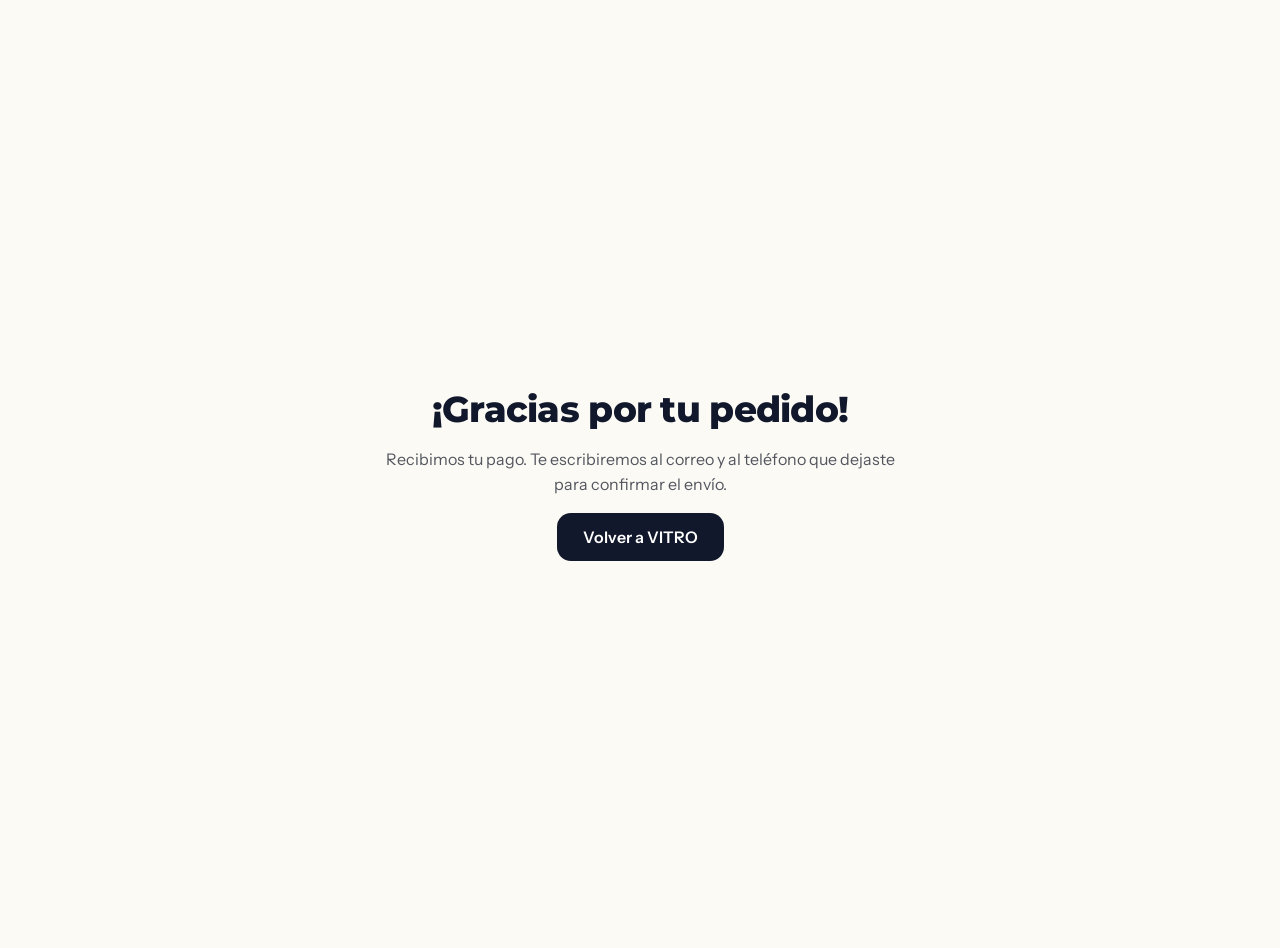
<file: gracias.html>
<!doctype html>
<html lang="es">
<head>
<meta charset="utf-8">
<meta name="viewport" content="width=device-width, initial-scale=1">
<meta name="robots" content="noindex">
<title>Gracias | VITRO</title>
<link href="https://fonts.googleapis.com/css2?family=Instrument+Sans:wght@400;500;600&family=Montserrat:wght@800&display=swap" rel="stylesheet">
<style>
body{margin:0;min-height:100vh;display:flex;align-items:center;justify-content:center;background:#FBFAF5;color:#12182B;font-family:'Instrument Sans','Segoe UI',sans-serif;padding:24px}
main{max-width:520px;text-align:center;display:flex;flex-direction:column;gap:16px;align-items:center}
h1{font:800 36px Montserrat,Verdana,sans-serif;letter-spacing:-.02em;margin:0}
p{margin:0;color:#53565E;line-height:1.55}
.ref{font-weight:700;color:#12182B;background:#fff;border:1px solid #E4E0D3;border-radius:12px;padding:10px 16px}
.btn{display:inline-flex;align-items:center;min-height:48px;padding:0 26px;border-radius:14px;background:#12182B;color:#fff;font-weight:600;text-decoration:none}
a:focus-visible{outline:3px solid #12182B;outline-offset:3px}
</style>
</head>
<body>
<main>
  <h1 id="t">¡Gracias por tu pedido!</h1>
  <p id="m">Recibimos tu pago. Te escribiremos al correo y al teléfono que dejaste para confirmar el envío.</p>
  <p class="ref" id="r" hidden></p>
  <a class="btn" href="/?pedido=ok">Volver a VITRO</a>
</main>
<script>
const q = new URLSearchParams(location.search);
if (q.get("pedido") === "pendiente") {
  document.getElementById("t").textContent = "Tu pago está pendiente";
  document.getElementById("m").textContent = "Si pagaste en OXXO o por transferencia, lo confirmamos en cuanto Mercado Pago nos avise. Te escribimos al correo que dejaste.";
}
const ref = (q.get("ref") || "").replace(/[^A-Z0-9-]/gi, "");
if (ref) { const r = document.getElementById("r"); r.hidden = false; r.textContent = "Folio de tu pedido: " + ref; }
try { if (q.get("pedido") === "ok") localStorage.removeItem("vitro-cart"); } catch (_) {}
</script>
</body>
</html>
</file>
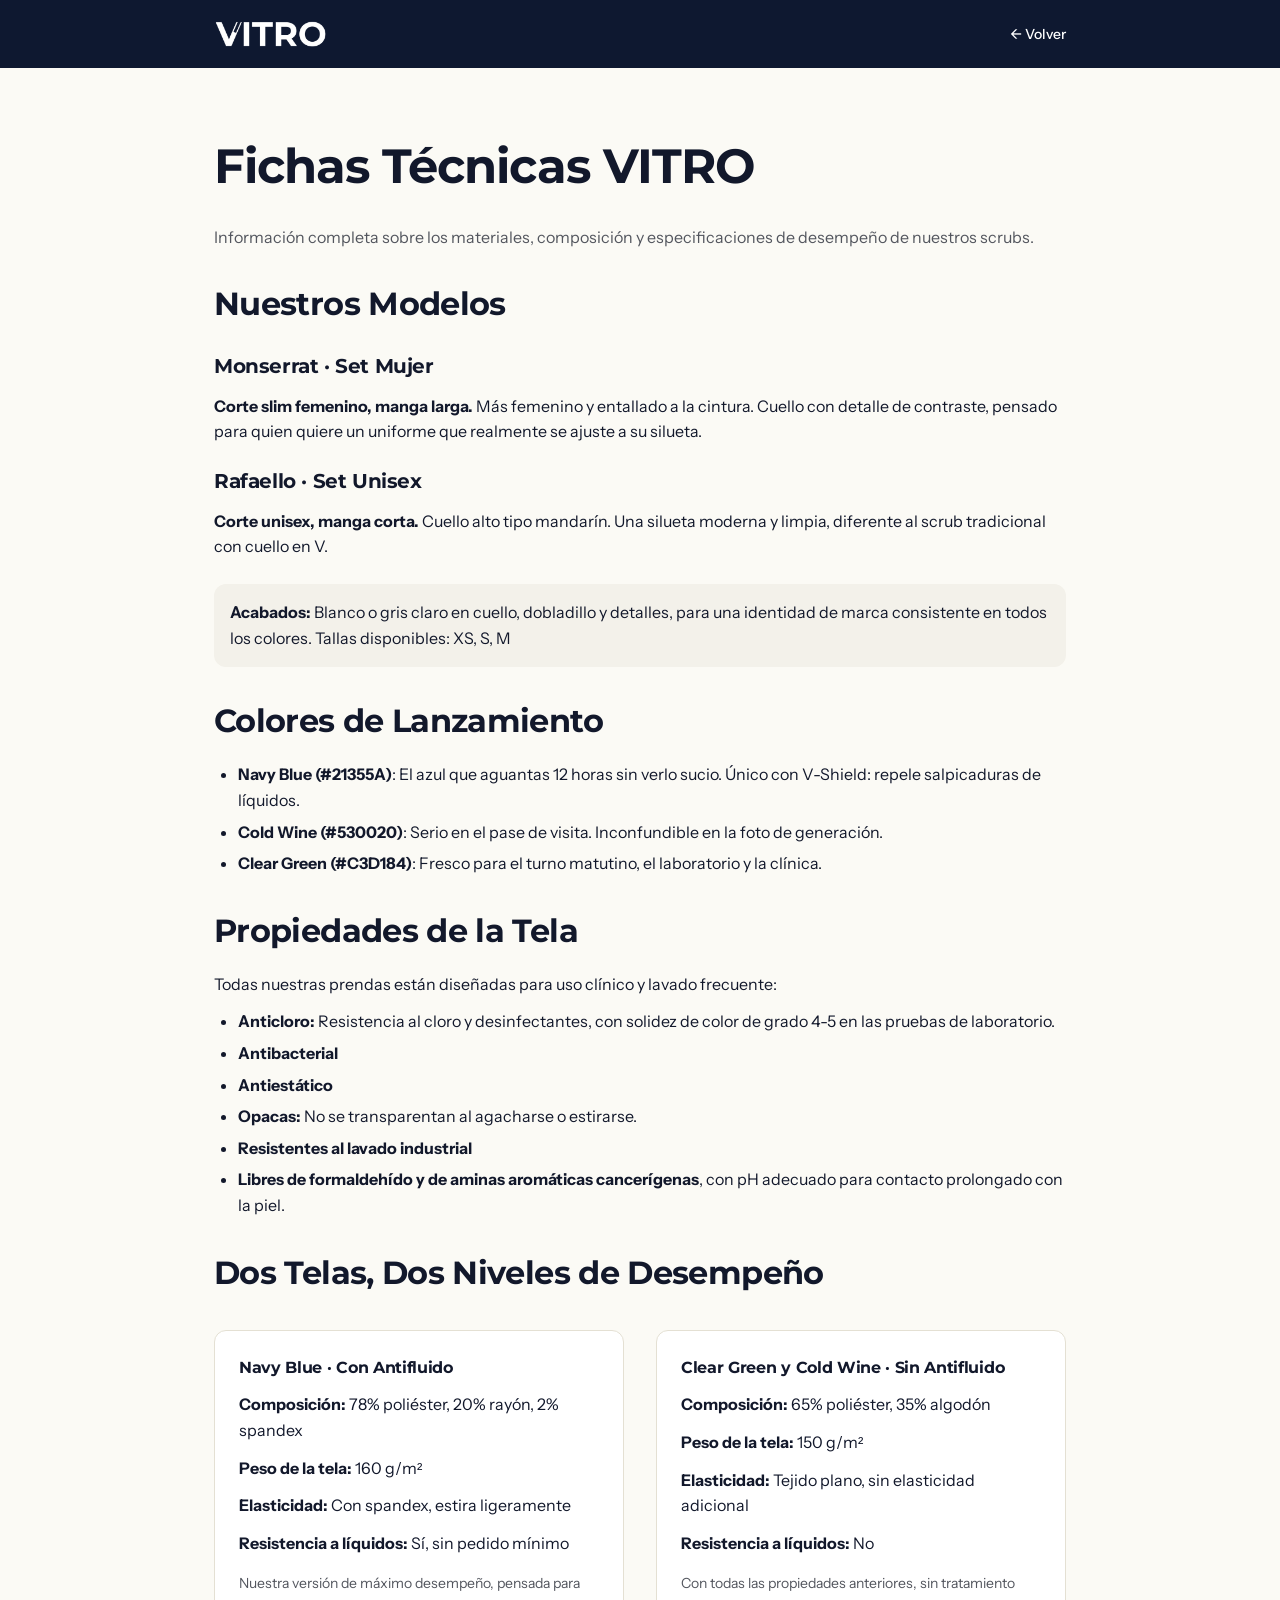
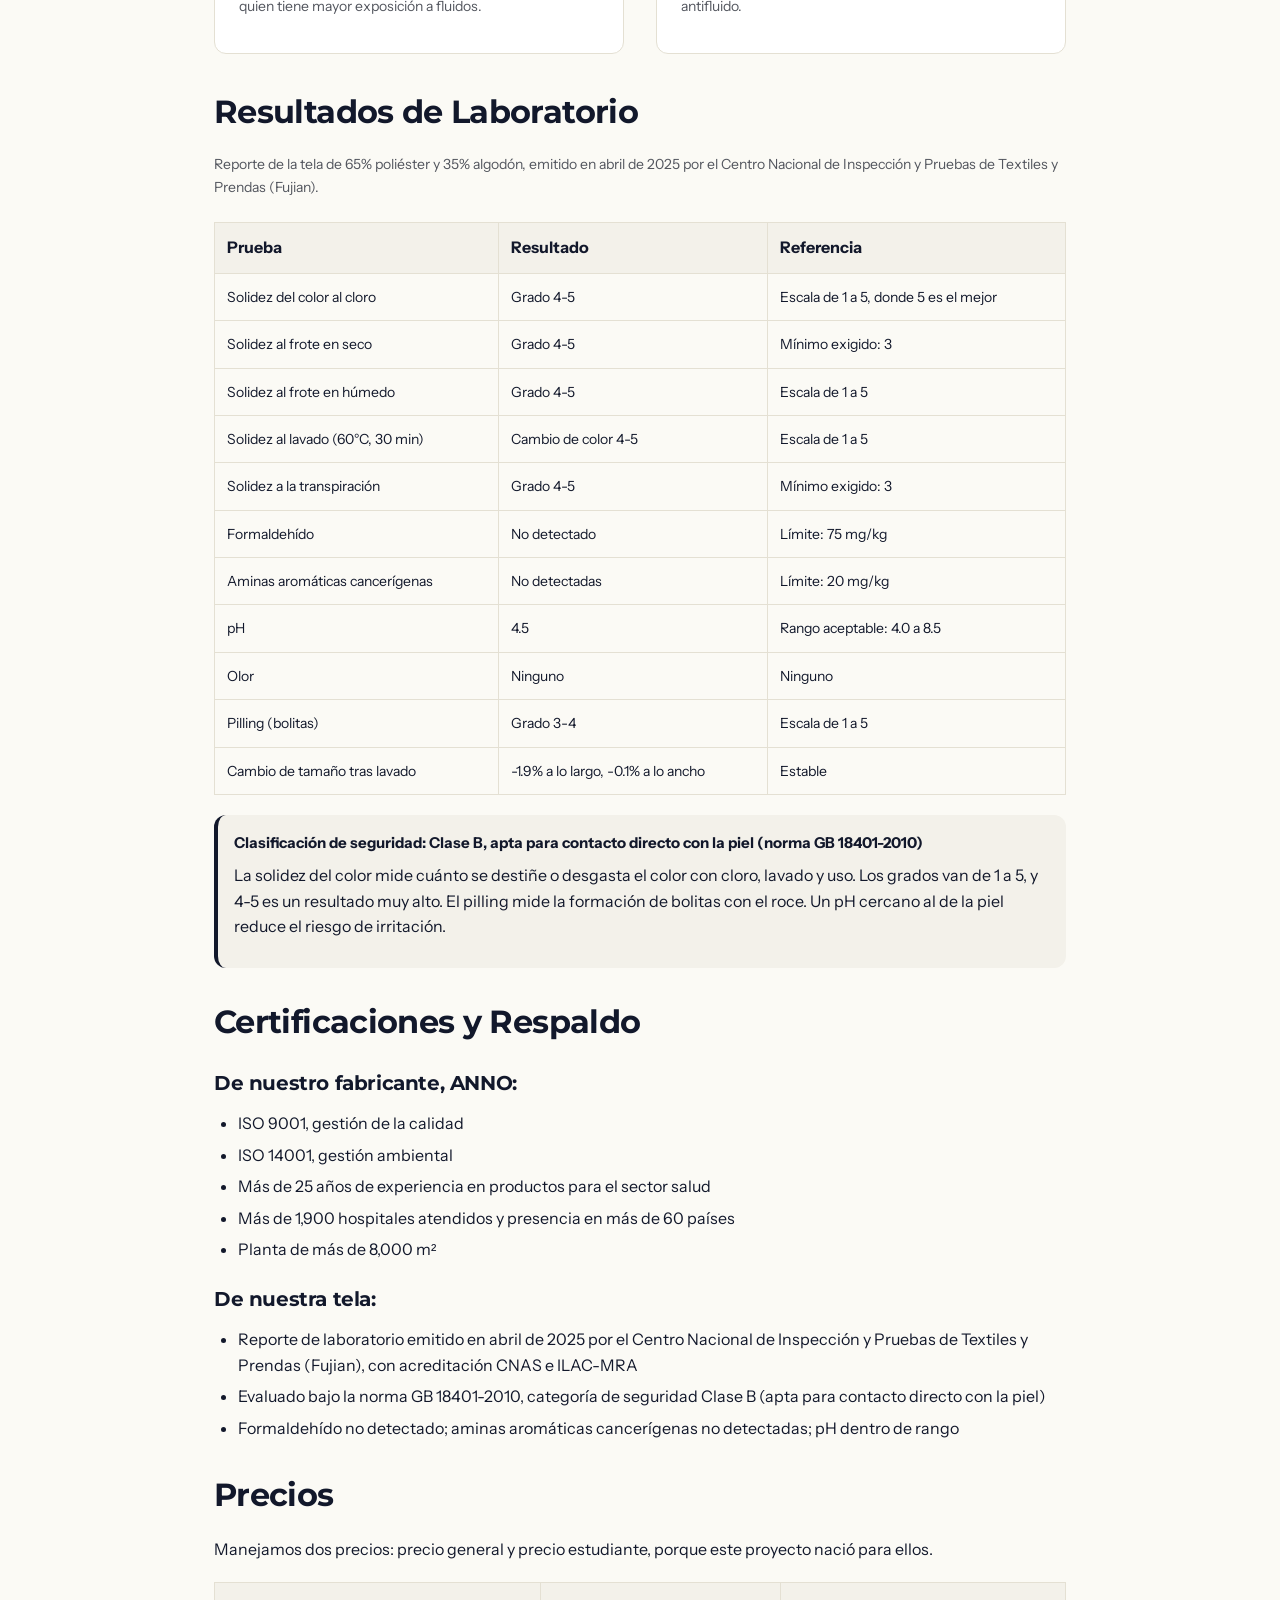
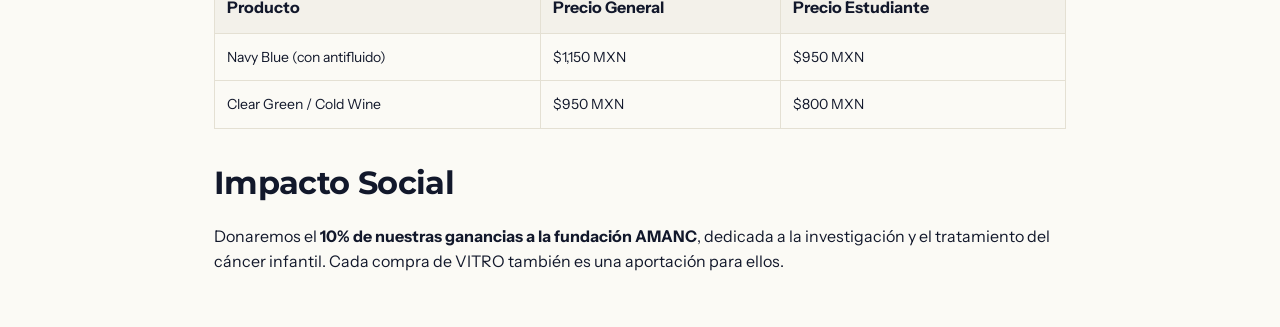
<file: public/fichas.html>
<!doctype html>
<html lang="es">
<head>
<meta charset="utf-8">
<meta name="viewport" content="width=device-width, initial-scale=1">
<title>Fichas Técnicas | VITRO</title>
<link rel="preconnect" href="https://fonts.googleapis.com">
<link rel="preconnect" href="https://fonts.gstatic.com" crossorigin>
<link href="https://fonts.googleapis.com/css2?family=Instrument+Sans:wght@400;500;600&family=Montserrat:wght@600;700;800&display=swap" rel="stylesheet">
<style>
:root{
  --bg:#FBFAF5; --bg2:#F3F1EA; --ink:#12182B; --muted:#53565E; --soft:#7A7C82;
  --line:#E4E0D3; --ph:#E7E3D9;
  --head:'Montserrat','Verdana',sans-serif; --body:'Instrument Sans','Segoe UI',Helvetica,sans-serif;
}
*{box-sizing:border-box}
html{scroll-behavior:smooth}
body{margin:0;background:var(--bg);color:var(--ink);font-family:var(--body);-webkit-font-smoothing:antialiased;line-height:1.6}
a{color:var(--ink);text-decoration:underline}
h1,h2,h3,h4{font-family:var(--head);margin:0;letter-spacing:-.02em}
h1{font-size:clamp(32px,5vw,48px);margin:20px 0}
h2{font-size:clamp(24px,4vw,32px);margin:28px 0 16px}
h3{font-size:20px;margin:20px 0 12px}
h4{font-size:16px;font-weight:700;margin:16px 0 8px}
p{margin:12px 0}
ul,ol{margin:12px 0;padding-left:24px}
li{margin:6px 0}
table{width:100%;border-collapse:collapse;margin:20px 0}
th,td{border:1px solid var(--line);padding:12px;text-align:left}
th{background:var(--bg2);font-weight:700}
td{font-size:14px}
.wrap{max-width:900px;margin:0 auto;padding:0 24px}
header{background:#0E1830;border-bottom:none;padding:20px 0;position:sticky;top:0;z-index:10}
header .wrap{display:flex;align-items:center;justify-content:space-between}
.logo{display:flex;align-items:center;gap:8px;font:700 18px var(--head);color:#fff}
.back{color:#fff;text-decoration:none;font-size:14px;font-weight:500}
.back:hover{text-decoration:underline}
main{padding:40px 0}
.spec-grid{display:grid;grid-template-columns:1fr 1fr;gap:32px;margin:32px 0}
.spec-box{background:#fff;border:1px solid var(--line);border-radius:12px;padding:24px}
.spec-box h4{margin-top:0}
.spec-box ul{padding-left:20px;font-size:14px}
.spec-box li{margin:8px 0}
.highlight{background:var(--bg2);padding:16px;border-radius:12px;margin:16px 0;border-left:4px solid var(--ink)}
.highlight strong{display:block;margin-bottom:8px;font-size:15px}

@media (max-width:768px){
  .spec-grid{grid-template-columns:1fr}
}
</style>
</head>
<body>

<header>
  <div class="wrap">
    <a class="logo" href="index.html" aria-label="VITRO, inicio"><img src="img/logo-vitro-blanco.png" alt="VITRO" width="113" height="28" style="height:28px;width:auto;display:block"></a>
    <a class="back" href="index.html">← Volver</a>
  </div>
</header>

<main>
  <div class="wrap">
    <h1>Fichas Técnicas VITRO</h1>
    <p style="color:var(--muted);font-size:16px">Información completa sobre los materiales, composición y especificaciones de desempeño de nuestros scrubs.</p>

    <h2>Nuestros Modelos</h2>

    <h3>Monserrat · Set Mujer</h3>
    <p><strong>Corte slim femenino, manga larga.</strong> Más femenino y entallado a la cintura. Cuello con detalle de contraste, pensado para quien quiere un uniforme que realmente se ajuste a su silueta.</p>

    <h3>Rafaello · Set Unisex</h3>
    <p><strong>Corte unisex, manga corta.</strong> Cuello alto tipo mandarín. Una silueta moderna y limpia, diferente al scrub tradicional con cuello en V.</p>

    <p style="background:var(--bg2);padding:16px;border-radius:12px;margin:24px 0">
      <strong>Acabados:</strong> Blanco o gris claro en cuello, dobladillo y detalles, para una identidad de marca consistente en todos los colores. Tallas disponibles: XS, S, M
    </p>

    <h2>Colores de Lanzamiento</h2>
    <ul>
      <li><strong>Navy Blue (#21355A)</strong>: El azul que aguantas 12 horas sin verlo sucio. Único con V-Shield: repele salpicaduras de líquidos.</li>
      <li><strong>Cold Wine (#530020)</strong>: Serio en el pase de visita. Inconfundible en la foto de generación.</li>
      <li><strong>Clear Green (#C3D184)</strong>: Fresco para el turno matutino, el laboratorio y la clínica.</li>
    </ul>

    <h2>Propiedades de la Tela</h2>
    <p>Todas nuestras prendas están diseñadas para uso clínico y lavado frecuente:</p>
    <ul>
      <li><strong>Anticloro:</strong> Resistencia al cloro y desinfectantes, con solidez de color de grado 4-5 en las pruebas de laboratorio.</li>
      <li><strong>Antibacterial</strong></li>
      <li><strong>Antiestático</strong></li>
      <li><strong>Opacas:</strong> No se transparentan al agacharse o estirarse.</li>
      <li><strong>Resistentes al lavado industrial</strong></li>
      <li><strong>Libres de formaldehído y de aminas aromáticas cancerígenas</strong>, con pH adecuado para contacto prolongado con la piel.</li>
    </ul>

    <h2>Dos Telas, Dos Niveles de Desempeño</h2>

    <div class="spec-grid">
      <div class="spec-box">
        <h4>Navy Blue · Con Antifluido</h4>
        <p><strong>Composición:</strong> 78% poliéster, 20% rayón, 2% spandex</p>
        <p><strong>Peso de la tela:</strong> 160 g/m²</p>
        <p><strong>Elasticidad:</strong> Con spandex, estira ligeramente</p>
        <p><strong>Resistencia a líquidos:</strong> Sí, sin pedido mínimo</p>
        <p style="margin-top:16px;font-size:14px;color:var(--muted)">Nuestra versión de máximo desempeño, pensada para quien tiene mayor exposición a fluidos.</p>
      </div>
      <div class="spec-box">
        <h4>Clear Green y Cold Wine · Sin Antifluido</h4>
        <p><strong>Composición:</strong> 65% poliéster, 35% algodón</p>
        <p><strong>Peso de la tela:</strong> 150 g/m²</p>
        <p><strong>Elasticidad:</strong> Tejido plano, sin elasticidad adicional</p>
        <p><strong>Resistencia a líquidos:</strong> No</p>
        <p style="margin-top:16px;font-size:14px;color:var(--muted)">Con todas las propiedades anteriores, sin tratamiento antifluido.</p>
      </div>
    </div>

    <h2>Resultados de Laboratorio</h2>
    <p style="font-size:14px;color:var(--muted);margin-bottom:24px">Reporte de la tela de 65% poliéster y 35% algodón, emitido en abril de 2025 por el Centro Nacional de Inspección y Pruebas de Textiles y Prendas (Fujian).</p>

    <table>
      <thead>
        <tr>
          <th>Prueba</th>
          <th>Resultado</th>
          <th>Referencia</th>
        </tr>
      </thead>
      <tbody>
        <tr>
          <td>Solidez del color al cloro</td>
          <td>Grado 4-5</td>
          <td>Escala de 1 a 5, donde 5 es el mejor</td>
        </tr>
        <tr>
          <td>Solidez al frote en seco</td>
          <td>Grado 4-5</td>
          <td>Mínimo exigido: 3</td>
        </tr>
        <tr>
          <td>Solidez al frote en húmedo</td>
          <td>Grado 4-5</td>
          <td>Escala de 1 a 5</td>
        </tr>
        <tr>
          <td>Solidez al lavado (60°C, 30 min)</td>
          <td>Cambio de color 4-5</td>
          <td>Escala de 1 a 5</td>
        </tr>
        <tr>
          <td>Solidez a la transpiración</td>
          <td>Grado 4-5</td>
          <td>Mínimo exigido: 3</td>
        </tr>
        <tr>
          <td>Formaldehído</td>
          <td>No detectado</td>
          <td>Límite: 75 mg/kg</td>
        </tr>
        <tr>
          <td>Aminas aromáticas cancerígenas</td>
          <td>No detectadas</td>
          <td>Límite: 20 mg/kg</td>
        </tr>
        <tr>
          <td>pH</td>
          <td>4.5</td>
          <td>Rango aceptable: 4.0 a 8.5</td>
        </tr>
        <tr>
          <td>Olor</td>
          <td>Ninguno</td>
          <td>Ninguno</td>
        </tr>
        <tr>
          <td>Pilling (bolitas)</td>
          <td>Grado 3-4</td>
          <td>Escala de 1 a 5</td>
        </tr>
        <tr>
          <td>Cambio de tamaño tras lavado</td>
          <td>-1.9% a lo largo, -0.1% a lo ancho</td>
          <td>Estable</td>
        </tr>
      </tbody>
    </table>

    <div class="highlight">
      <strong>Clasificación de seguridad: Clase B, apta para contacto directo con la piel (norma GB 18401-2010)</strong>
      <p style="margin-top:8px">La solidez del color mide cuánto se destiñe o desgasta el color con cloro, lavado y uso. Los grados van de 1 a 5, y 4-5 es un resultado muy alto. El pilling mide la formación de bolitas con el roce. Un pH cercano al de la piel reduce el riesgo de irritación.</p>
    </div>

    <h2>Certificaciones y Respaldo</h2>

    <h3>De nuestro fabricante, ANNO:</h3>
    <ul>
      <li>ISO 9001, gestión de la calidad</li>
      <li>ISO 14001, gestión ambiental</li>
      <li>Más de 25 años de experiencia en productos para el sector salud</li>
      <li>Más de 1,900 hospitales atendidos y presencia en más de 60 países</li>
      <li>Planta de más de 8,000 m²</li>
    </ul>

    <h3>De nuestra tela:</h3>
    <ul>
      <li>Reporte de laboratorio emitido en abril de 2025 por el Centro Nacional de Inspección y Pruebas de Textiles y Prendas (Fujian), con acreditación CNAS e ILAC-MRA</li>
      <li>Evaluado bajo la norma GB 18401-2010, categoría de seguridad Clase B (apta para contacto directo con la piel)</li>
      <li>Formaldehído no detectado; aminas aromáticas cancerígenas no detectadas; pH dentro de rango</li>
    </ul>

    <h2>Precios</h2>
    <p>Manejamos dos precios: precio general y precio estudiante, porque este proyecto nació para ellos.</p>

    <table>
      <thead>
        <tr>
          <th>Producto</th>
          <th>Precio General</th>
          <th>Precio Estudiante</th>
        </tr>
      </thead>
      <tbody>
        <tr>
          <td>Navy Blue (con antifluido)</td>
          <td>$1,150 MXN</td>
          <td>$950 MXN</td>
        </tr>
        <tr>
          <td>Clear Green / Cold Wine</td>
          <td>$950 MXN</td>
          <td>$800 MXN</td>
        </tr>
      </tbody>
    </table>

    <h2>Impacto Social</h2>
    <p>Donaremos el <strong>10% de nuestras ganancias a la fundación AMANC</strong>, dedicada a la investigación y el tratamiento del cáncer infantil. Cada compra de VITRO también es una aportación para ellos.</p>

  </div>
</main>

</body>
</html>
</file>
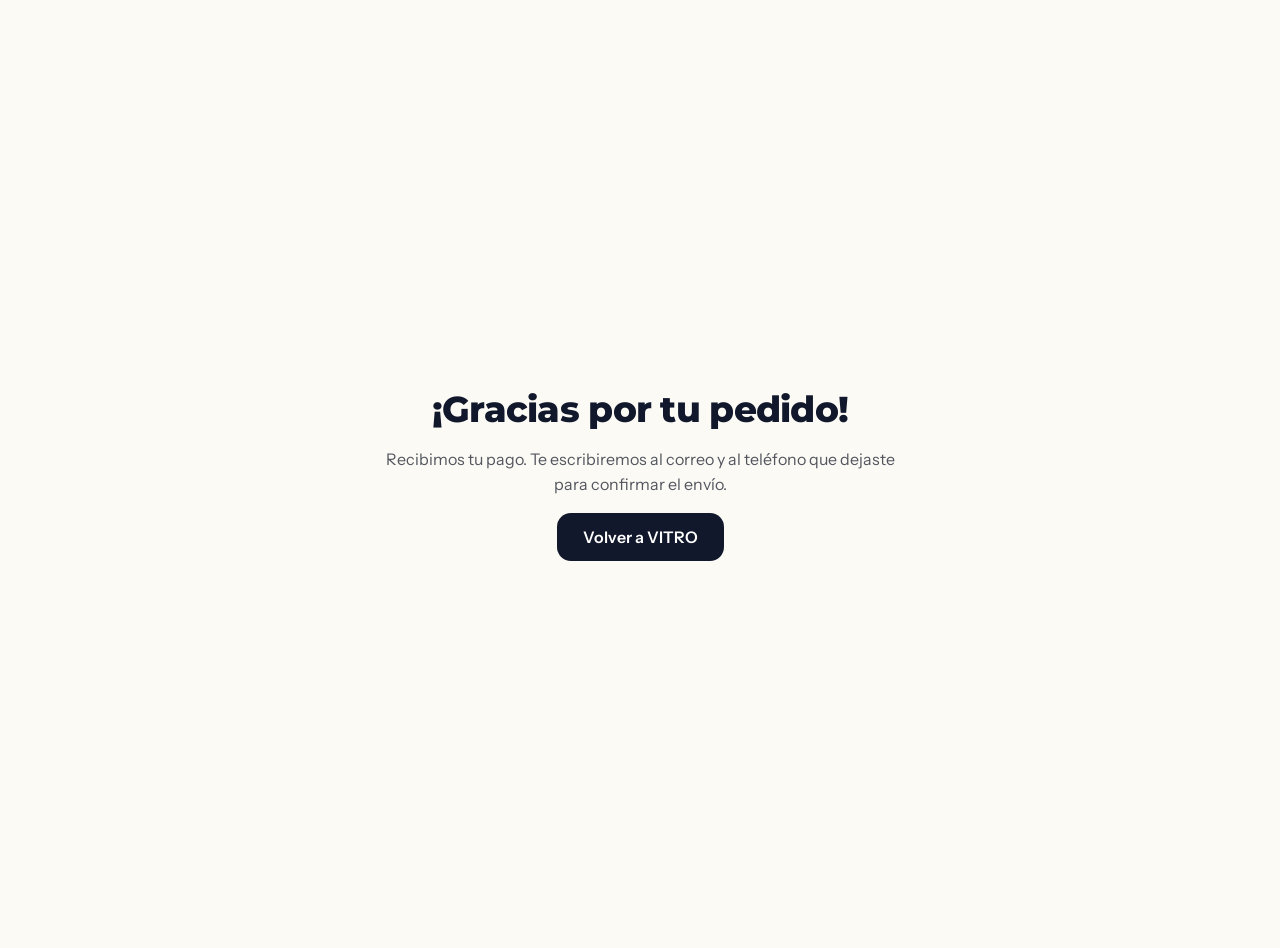
<file: public/gracias.html>
<!doctype html>
<html lang="es">
<head>
<meta charset="utf-8">
<meta name="viewport" content="width=device-width, initial-scale=1">
<meta name="robots" content="noindex">
<title>Gracias | VITRO</title>
<link href="https://fonts.googleapis.com/css2?family=Instrument+Sans:wght@400;500;600&family=Montserrat:wght@800&display=swap" rel="stylesheet">
<style>
body{margin:0;min-height:100vh;display:flex;align-items:center;justify-content:center;background:#FBFAF5;color:#12182B;font-family:'Instrument Sans','Segoe UI',sans-serif;padding:24px}
main{max-width:520px;text-align:center;display:flex;flex-direction:column;gap:16px;align-items:center}
h1{font:800 36px Montserrat,Verdana,sans-serif;letter-spacing:-.02em;margin:0}
p{margin:0;color:#53565E;line-height:1.55}
.ref{font-weight:700;color:#12182B;background:#fff;border:1px solid #E4E0D3;border-radius:12px;padding:10px 16px}
.btn{display:inline-flex;align-items:center;min-height:48px;padding:0 26px;border-radius:14px;background:#12182B;color:#fff;font-weight:600;text-decoration:none}
a:focus-visible{outline:3px solid #12182B;outline-offset:3px}
</style>
</head>
<body>
<main>
  <h1 id="t">¡Gracias por tu pedido!</h1>
  <p id="m">Recibimos tu pago. Te escribiremos al correo y al teléfono que dejaste para confirmar el envío.</p>
  <p class="ref" id="r" hidden></p>
  <a class="btn" href="/?pedido=ok">Volver a VITRO</a>
</main>
<script>
const q = new URLSearchParams(location.search);
if (q.get("pedido") === "pendiente") {
  document.getElementById("t").textContent = "Tu pago está pendiente";
  document.getElementById("m").textContent = "Si pagaste en OXXO o por transferencia, lo confirmamos en cuanto Mercado Pago nos avise. Te escribimos al correo que dejaste.";
}
const ref = (q.get("ref") || "").replace(/[^A-Z0-9-]/gi, "");
if (ref) { const r = document.getElementById("r"); r.hidden = false; r.textContent = "Folio de tu pedido: " + ref; }
try { if (q.get("pedido") === "ok") localStorage.removeItem("vitro-cart"); } catch (_) {}
// Mercado Pago agrega payment_id al regresar. Se le pide al servidor que confirme el pago (él lo consulta a Mercado Pago;
// el webhook hace lo mismo): así el pedido aparece como pagado aunque el webhook tarde.
const payId = (q.get("payment_id") || q.get("collection_id") || "").replace(/\D/g, "");
if (ref && payId) {
  fetch("/api/order/confirm", { method: "POST", headers: { "Content-Type": "application/json" }, body: JSON.stringify({ ref, payment_id: payId }) }).catch(() => {});
}
</script>
</body>
</html>
</file>
